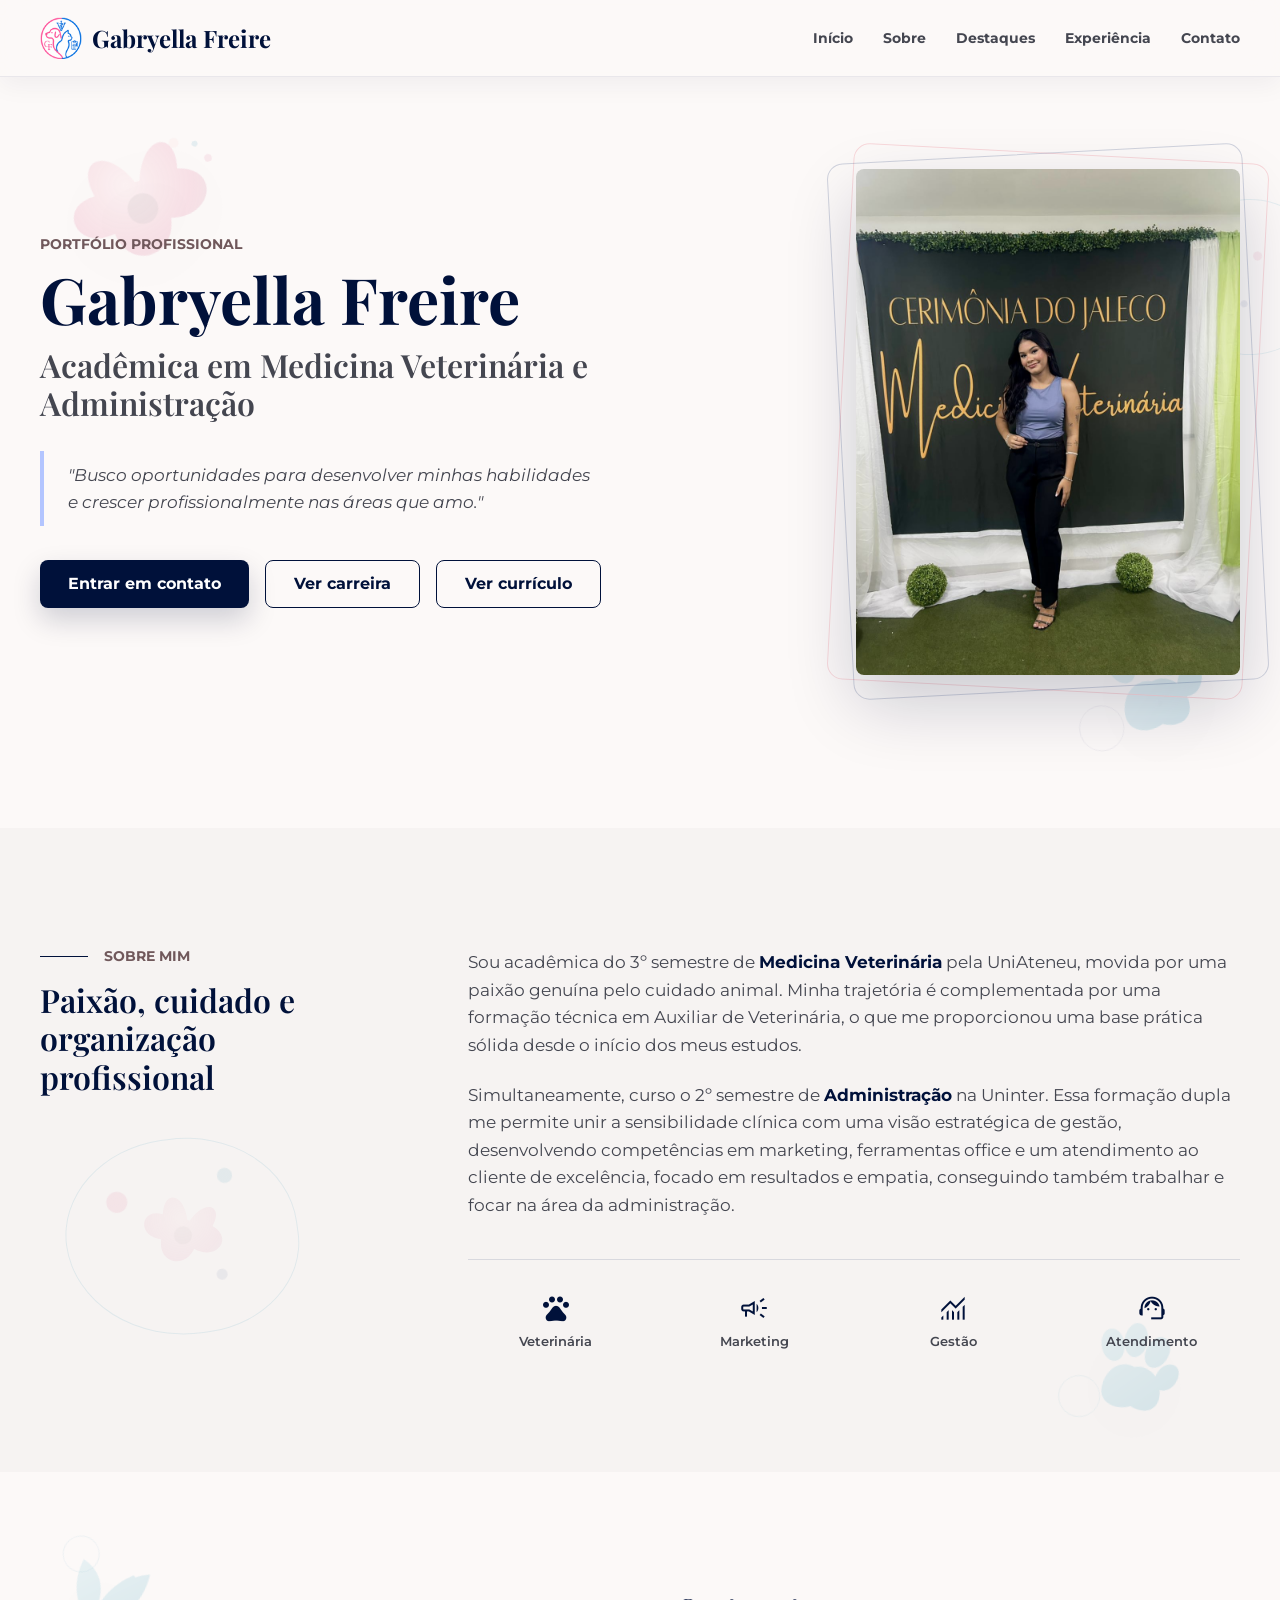
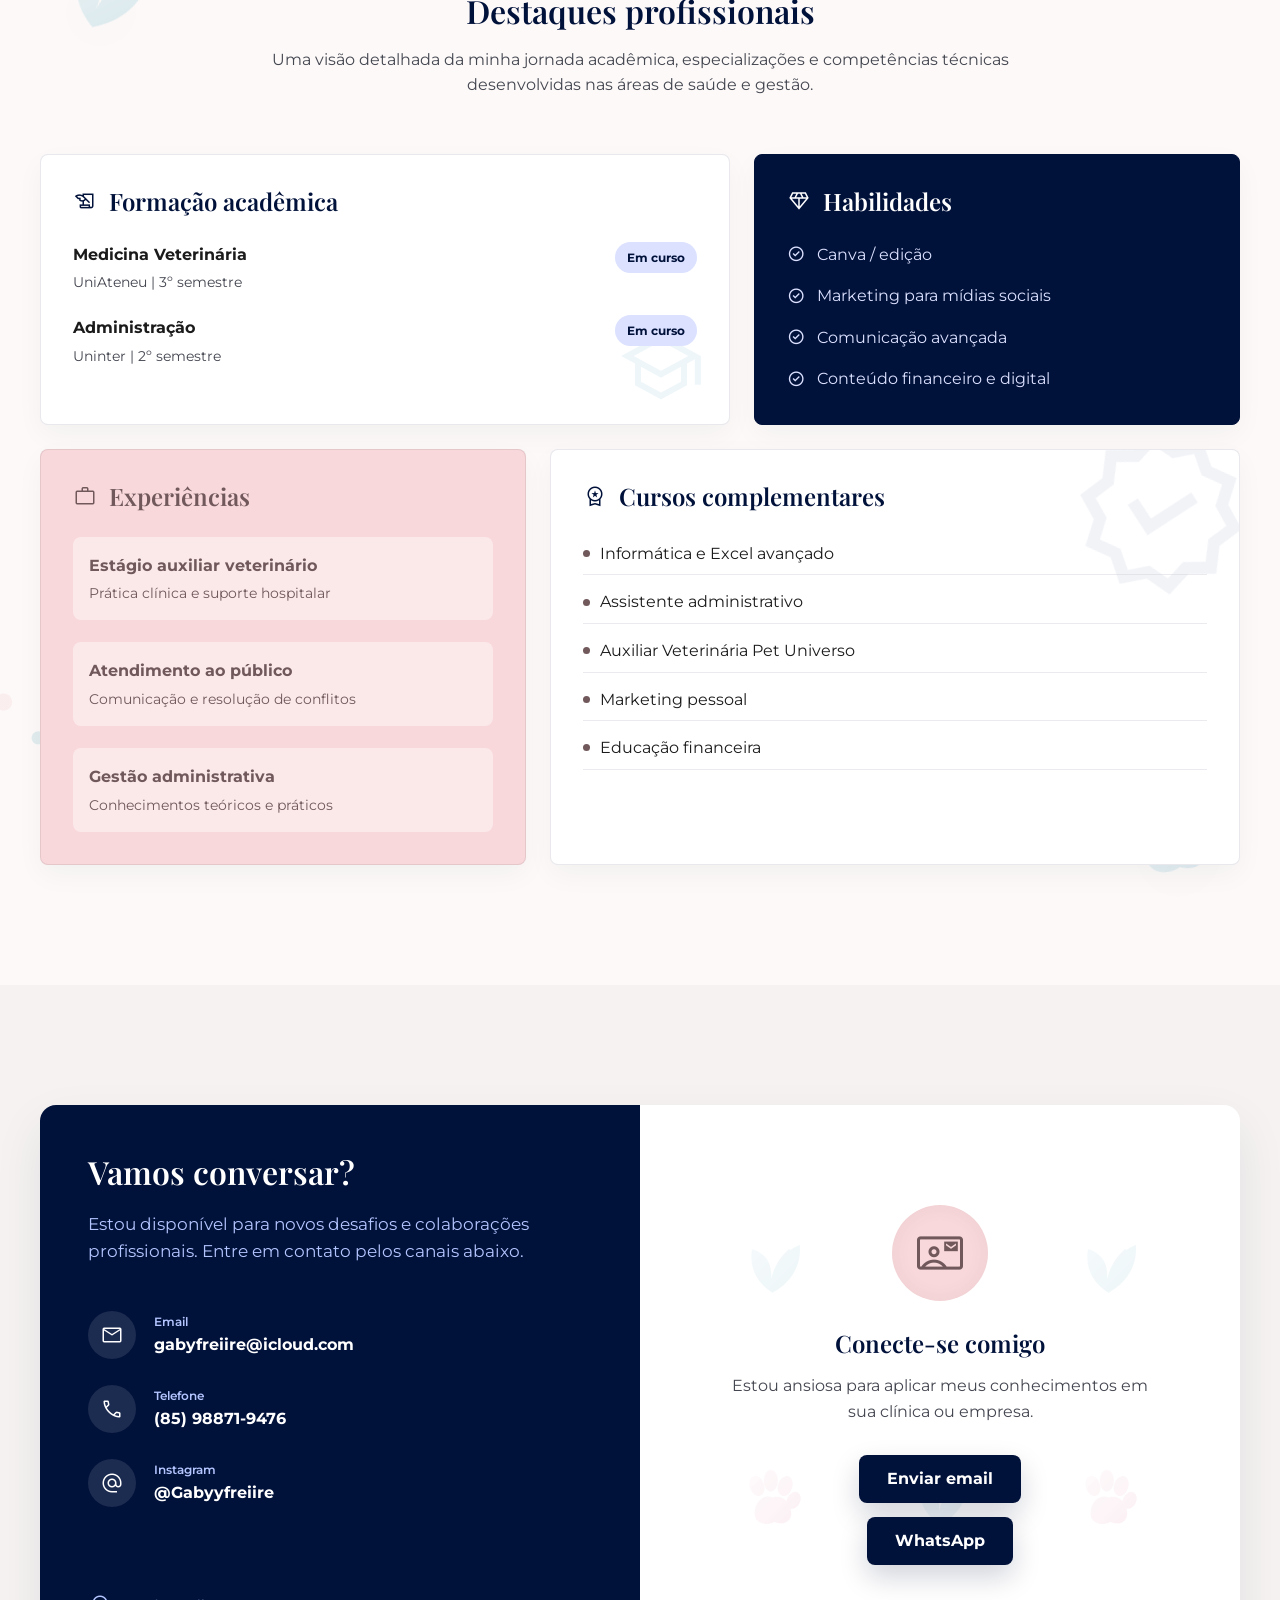
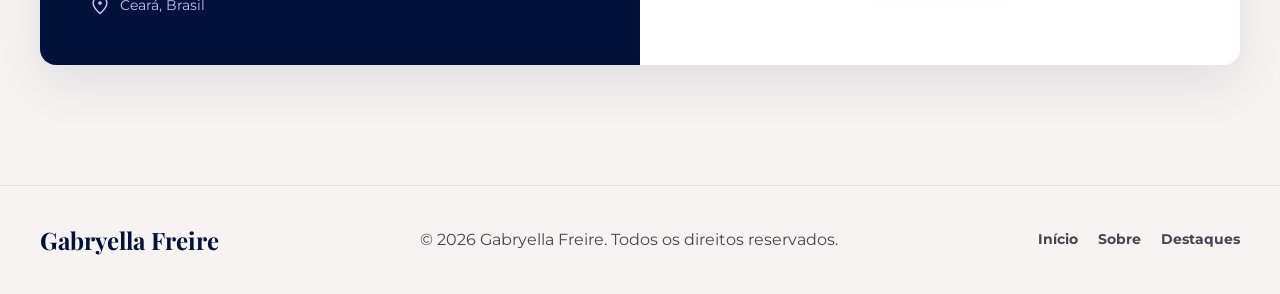
<file: index.html>
<!DOCTYPE html>
<html lang="pt-BR">
<head>
  <meta charset="UTF-8">
  <meta name="viewport" content="width=device-width, initial-scale=1.0">
  <meta name="description" content="Portfólio profissional de Gabryella Freire, acadêmica em Medicina Veterinária e Administração.">
  <title>Gabryella Freire | Landing page</title>
  <link rel="icon" href="favicon.png" type="image/png">

  <link rel="preconnect" href="https://fonts.googleapis.com">
  <link rel="preconnect" href="https://fonts.gstatic.com" crossorigin>
  <link href="https://fonts.googleapis.com/css2?family=Montserrat:wght@400;500;600;700&family=Playfair+Display:wght@600;700&display=swap" rel="stylesheet">
  <link href="https://fonts.googleapis.com/css2?family=Material+Symbols+Outlined:wght,FILL@100..700,0..1&display=swap" rel="stylesheet">
  <link rel="stylesheet" href="style.css?v=20260518">
</head>
<body>
  <a class="skip-link" href="#conteudo">Pular para o conteúdo</a>

  <header class="site-header" id="topo">
    <nav class="nav container" aria-label="Navegação principal">
      <div class="brand">
        <a class="brand-logo-link" href="#home" aria-label="Ir para o início">
          <img class="brand-logo" src="assets/images/gabryella-logo.png" alt="">
        </a>
        <span>Gabryella Freire</span>
      </div>

      <button class="menu-toggle" type="button" aria-expanded="false" aria-controls="menu-principal" aria-label="Abrir menu">
        <span class="material-symbols-outlined" aria-hidden="true">menu</span>
      </button>

      <ul class="nav-list" id="menu-principal">
        <li><a href="#home">Início</a></li>
        <li><a href="#sobre">Sobre</a></li>
        <li><a href="#destaques">Destaques</a></li>
        <li><a href="#experiencias">Experiência</a></li>
        <li><a href="#contato">Contato</a></li>
      </ul>
    </nav>
  </header>

  <main id="conteudo">
    <section class="hero section" id="home" aria-labelledby="hero-title">
      <span class="decor decor-leaf material-symbols-outlined" aria-hidden="true">spa</span>
      <span class="decor decor-paw material-symbols-outlined" aria-hidden="true">pets</span>

      <div class="container hero-grid">
        <div class="hero-content">
          <p class="eyebrow">Portfólio Profissional</p>
          <h1 id="hero-title">Gabryella Freire</h1>
          <h2>Acadêmica em Medicina Veterinária e Administração</h2>
          <p class="hero-quote">"Busco oportunidades para desenvolver minhas habilidades e crescer profissionalmente nas áreas que amo."</p>

          <div class="hero-actions" aria-label="Ações principais">
            <a class="button button-primary" href="#contato">Entrar em contato</a>
            <a class="button button-secondary" href="#destaques">Ver carreira</a>
            <a class="button button-secondary" href="#curriculo-view" data-open-curriculo>Ver currículo</a>
          </div>
        </div>

        <div class="portrait-wrap" aria-label="Retrato profissional de Gabryella Freire">
          <div class="portrait-frame">
            <img
              src="assets/images/gabryella-hero-com-fundo.jpeg"
              alt="Gabryella Freire em retrato profissional"
            >
          </div>
        </div>
      </div>
    </section>

    <section class="section about" id="sobre" aria-labelledby="sobre-title">
      <span class="decor decor-about-paw material-symbols-outlined" aria-hidden="true">pets</span>
      <div class="container split">
        <div class="section-heading">
          <p class="section-kicker">Sobre mim</p>
          <h2 id="sobre-title">Paixão, cuidado e organização profissional</h2>
        </div>

        <div class="about-copy">
          <p>Sou acadêmica do 3º semestre de <strong>Medicina Veterinária</strong> pela UniAteneu, movida por uma paixão genuína pelo cuidado animal. Minha trajetória é complementada por uma formação técnica em Auxiliar de Veterinária, o que me proporcionou uma base prática sólida desde o início dos meus estudos.</p>
          <p>Simultaneamente, curso o 2º semestre de <strong>Administração</strong> na Uninter. Essa formação dupla me permite unir a sensibilidade clínica com uma visão estratégica de gestão, desenvolvendo competências em marketing, ferramentas office e um atendimento ao cliente de excelência, focado em resultados e empatia, conseguindo também trabalhar e focar na área da administração.</p>

          <ul class="pillars" aria-label="Áreas de atuação">
            <li>
              <span class="material-symbols-outlined" aria-hidden="true">pets</span>
              <span>Veterinária</span>
            </li>
            <li>
              <span class="material-symbols-outlined" aria-hidden="true">campaign</span>
              <span>Marketing</span>
            </li>
            <li>
              <span class="material-symbols-outlined" aria-hidden="true">monitoring</span>
              <span>Gestão</span>
            </li>
            <li>
              <span class="material-symbols-outlined" aria-hidden="true">support_agent</span>
              <span>Atendimento</span>
            </li>
          </ul>
        </div>
      </div>
    </section>

    <section class="section highlights" id="destaques" aria-labelledby="destaques-title">
      <span class="decor decor-highlights-leaf material-symbols-outlined" aria-hidden="true">spa</span>
      <span class="decor decor-highlights-paw material-symbols-outlined" aria-hidden="true">pets</span>
      <div class="container">
        <div class="center-heading">
          <h2 id="destaques-title">Destaques profissionais</h2>
          <p>Uma visão detalhada da minha jornada acadêmica, especializações e competências técnicas desenvolvidas nas áreas de saúde e gestão.</p>
        </div>

        <div class="bento-grid">
          <article class="card card-wide" id="formacao" aria-labelledby="formacao-title">
            <span class="card-watermark material-symbols-outlined" aria-hidden="true">school</span>
            <div class="card-title">
              <span class="material-symbols-outlined" aria-hidden="true">history_edu</span>
              <h3 id="formacao-title">Formação acadêmica</h3>
            </div>

            <div class="timeline-list">
              <div class="timeline-item">
                <div>
                  <h4>Medicina Veterinária</h4>
                  <p>UniAteneu | 3º semestre</p>
                </div>
                <span class="status">Em curso</span>
              </div>
              <div class="timeline-item">
                <div>
                  <h4>Administração</h4>
                  <p>Uninter | 2º semestre</p>
                </div>
                <span class="status">Em curso</span>
              </div>
            </div>
          </article>

          <article class="card card-primary" id="habilidades" aria-labelledby="habilidades-title">
            <div class="card-title">
              <span class="material-symbols-outlined" aria-hidden="true">diamond</span>
              <h3 id="habilidades-title">Habilidades</h3>
            </div>

            <ul class="check-list">
              <li>Canva / edição</li>
              <li>Marketing para mídias sociais</li>
              <li>Comunicação avançada</li>
              <li>Conteúdo financeiro e digital</li>
            </ul>
          </article>

          <article class="card card-pink" id="experiencias" aria-labelledby="experiencias-title">
            <div class="card-title">
              <span class="material-symbols-outlined" aria-hidden="true">work</span>
              <h3 id="experiencias-title">Experiências</h3>
            </div>

            <div class="experience-list">
              <div>
                <h4>Estágio auxiliar veterinário</h4>
                <p>Prática clínica e suporte hospitalar</p>
              </div>
              <div>
                <h4>Atendimento ao público</h4>
                <p>Comunicação e resolução de conflitos</p>
              </div>
              <div>
                <h4>Gestão administrativa</h4>
                <p>Conhecimentos teóricos e práticos</p>
              </div>
            </div>
          </article>

          <article class="card card-wide" id="cursos" aria-labelledby="cursos-title">
            <span class="card-watermark material-symbols-outlined" aria-hidden="true">verified</span>
            <div class="card-title">
              <span class="material-symbols-outlined" aria-hidden="true">workspace_premium</span>
              <h3 id="cursos-title">Cursos complementares</h3>
            </div>

            <ul class="course-list">
              <li>Informática e Excel avançado</li>
              <li>Assistente administrativo</li>
              <li>Auxiliar Veterinária Pet Universo</li>
              <li>Marketing pessoal</li>
              <li>Educação financeira</li>
            </ul>
          </article>
        </div>
      </div>
    </section>

    <section class="section contact" id="contato" aria-labelledby="contato-title">
      <div class="container contact-panel">
        <div class="contact-info">
          <div>
            <h2 id="contato-title">Vamos conversar?</h2>
            <p>Estou disponível para novos desafios e colaborações profissionais. Entre em contato pelos canais abaixo.</p>

            <address class="contact-list">
              <a href="mailto:gabyfreiire@icloud.com" data-copy="gabyfreiire@icloud.com" data-copy-message="Email copiado!">
                <span class="material-symbols-outlined" aria-hidden="true">mail</span>
                <span><small>Email</small>gabyfreiire@icloud.com</span>
              </a>
              <a href="tel:+5585988719476" data-copy="(85) 98871-9476" data-copy-message="Telefone copiado!">
                <span class="material-symbols-outlined" aria-hidden="true">call</span>
                <span><small>Telefone</small>(85) 98871-9476</span>
              </a>
              <a href="https://www.instagram.com/gabyyfreiire/" target="_blank" rel="noopener noreferrer">
                <span class="material-symbols-outlined" aria-hidden="true">alternate_email</span>
                <span><small>Instagram</small>@Gabyyfreiire</span>
              </a>
            </address>
          </div>

          <p class="location">
            <span class="material-symbols-outlined" aria-hidden="true">location_on</span>
            Ceará, Brasil
          </p>
        </div>

        <div class="contact-cta">
          <div class="contact-pattern" aria-hidden="true">
            <span class="material-symbols-outlined">spa</span>
            <span class="material-symbols-outlined">pets</span>
            <span class="material-symbols-outlined">spa</span>
            <span class="material-symbols-outlined">pets</span>
            <span class="material-symbols-outlined">pets</span>
            <span class="material-symbols-outlined">spa</span>
          </div>

          <div class="contact-cta-content">
            <span class="contact-icon material-symbols-outlined" aria-hidden="true">contact_mail</span>
            <h3>Conecte-se comigo</h3>
            <p>Estou ansiosa para aplicar meus conhecimentos em sua clínica ou empresa.</p>
            <div class="contact-actions">
              <a
                class="button button-primary"
                href="https://mail.google.com/mail/?view=cm&fs=1&to=gabyfreiire%40icloud.com&su=Contato%20pelo%20portf%C3%B3lio"
                target="_blank"
                rel="noopener noreferrer"
                data-email-action
              >Enviar email</a>
              <a
                class="button button-primary"
                href="https://wa.me/5585988719476?text=Ol%C3%A1%21%20Vim%20atrav%C3%A9s%20da%20sua%20landing%20page%20e%20gostaria%20de%20conversar%20sobre%20uma%20oportunidade."
                target="_blank"
                rel="noopener noreferrer"
              >WhatsApp</a>
            </div>
          </div>
        </div>
      </div>
    </section>
  </main>

  <section class="curriculo-view" id="curriculo-view" aria-labelledby="curriculo-view-title" hidden>
    <div class="container curriculo-view-shell">
      <div class="curriculo-view-header">
        <h1 id="curriculo-view-title">Currículo Gabryella Freire</h1>
        <button class="button button-primary" type="button" data-close-curriculo>Voltar ao site</button>
      </div>

      <div class="curriculo-preview">
        <img
          src="assets/curriculo-gabryella.png"
          alt="Currículo de Gabryella Freire"
          data-curriculo-image
          hidden
        >
        <div class="curriculo-placeholder" data-curriculo-placeholder>
          <h2>Currículo em breve</h2>
          <p>Adicione o arquivo <strong>assets/curriculo-gabryella.png</strong> para visualizar o currículo aqui.</p>
        </div>
      </div>
    </div>
  </section>

  <footer class="site-footer">
    <div class="container footer-content">
      <a class="brand" href="#topo">Gabryella Freire</a>
      <p>© 2026 Gabryella Freire. Todos os direitos reservados.</p>
      <div class="footer-links" aria-label="Links do rodapé">
        <a href="#home">Início</a>
        <a href="#sobre">Sobre</a>
        <a href="#destaques">Destaques</a>
      </div>
    </div>
  </footer>

  <div class="toast" role="status" aria-live="polite" aria-atomic="true"></div>
  <script src="script.js"></script>
</body>
</html>
</file>
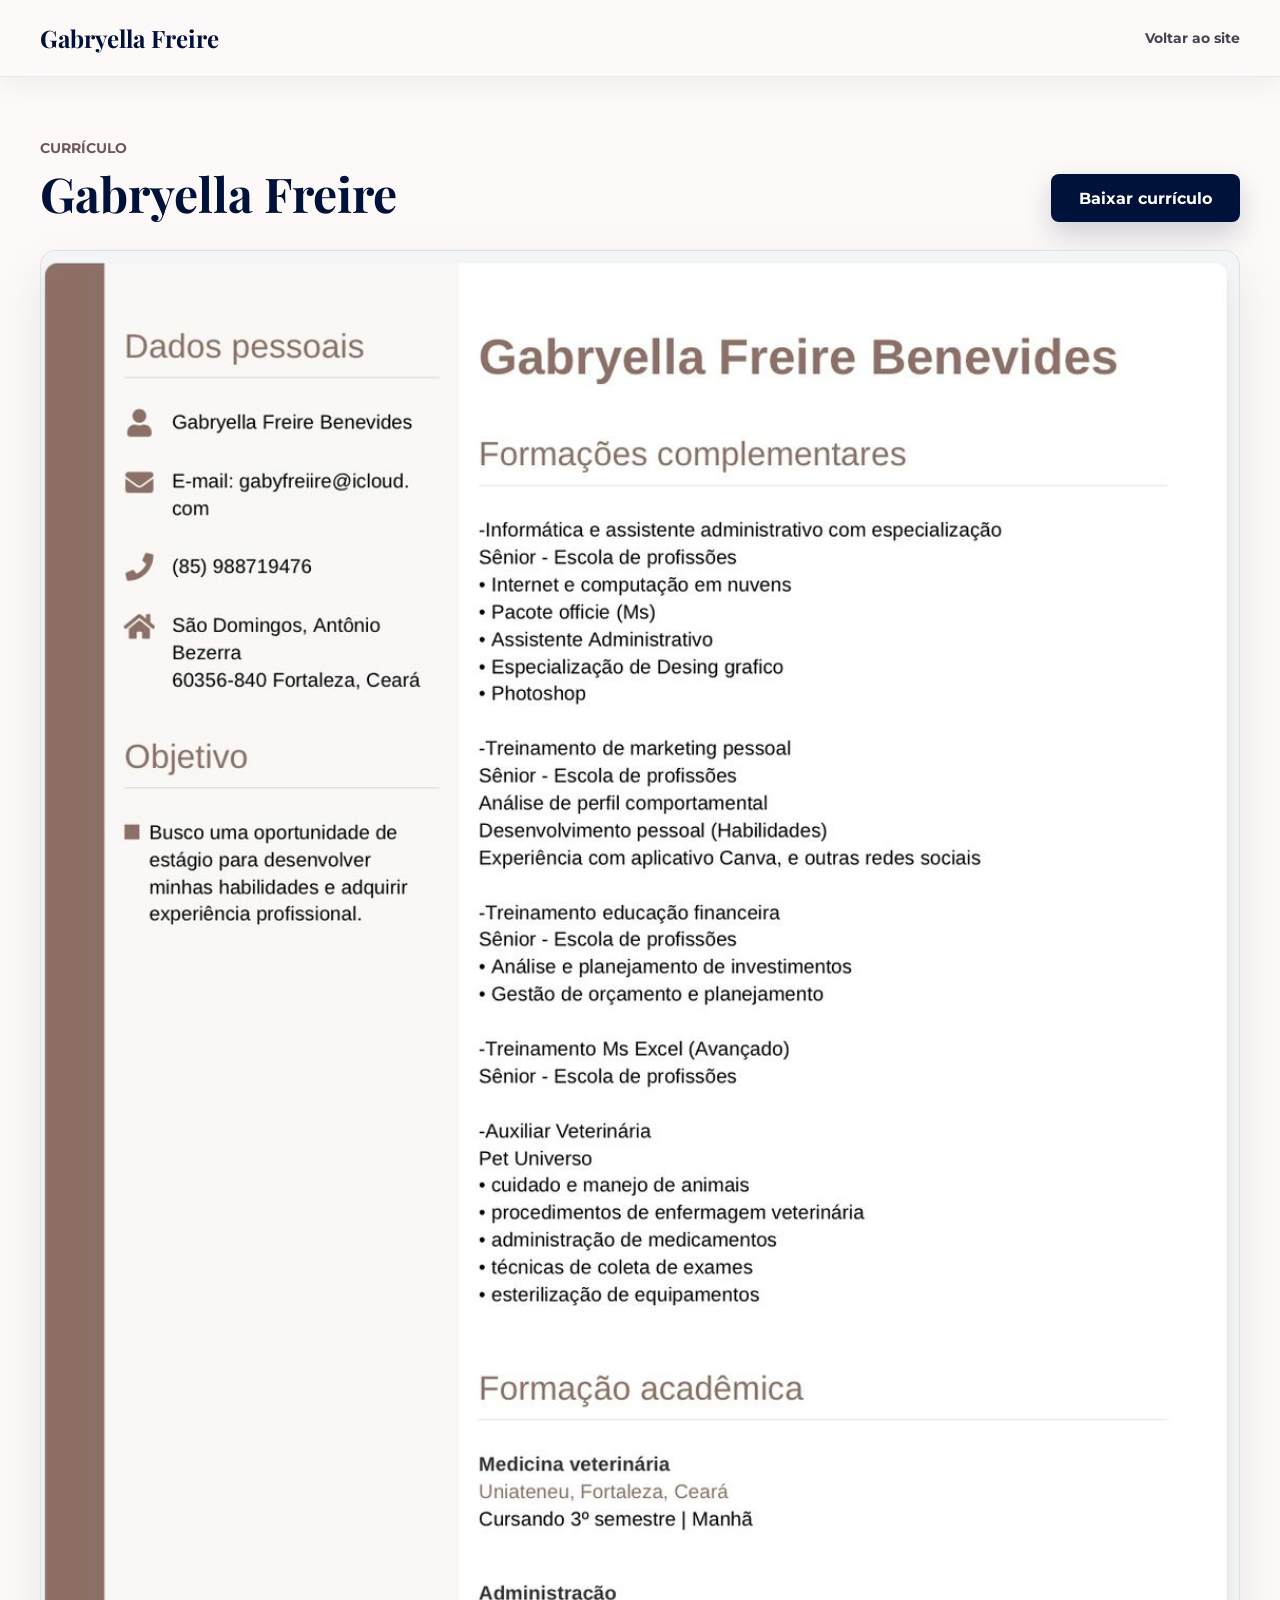
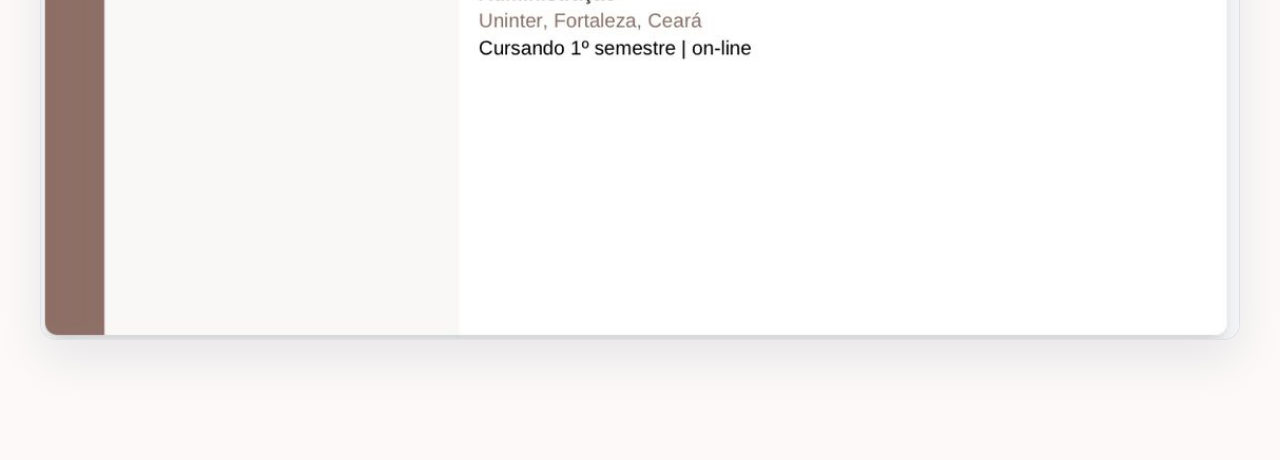
<file: curriculo.html>
<!DOCTYPE html>
<html lang="pt-BR">
<head>
  <meta charset="UTF-8">
  <meta name="viewport" content="width=device-width, initial-scale=1.0">
  <meta name="description" content="Currículo de Gabryella Freire em PDF.">
  <title>Currículo | Gabryella Freire</title>
  <link rel="icon" href="favicon.png" type="image/png">

  <link rel="preconnect" href="https://fonts.googleapis.com">
  <link rel="preconnect" href="https://fonts.gstatic.com" crossorigin>
  <link href="https://fonts.googleapis.com/css2?family=Montserrat:wght@400;500;600;700&family=Playfair+Display:wght@600;700&display=swap" rel="stylesheet">
  <link href="https://fonts.googleapis.com/css2?family=Material+Symbols+Outlined:wght,FILL@100..700,0..1&display=swap" rel="stylesheet">
  <link rel="stylesheet" href="style.css?v=20260518">
</head>
<body class="resume-page">
  <a class="skip-link" href="#curriculo">Pular para o currículo</a>

  <header class="site-header" id="topo">
    <nav class="nav container" aria-label="Navegação principal">
      <a class="brand" href="index.html">Gabryella Freire</a>

      <div class="resume-nav">
        <a href="index.html#home">Voltar ao site</a>
      </div>
    </nav>
  </header>

  <main id="curriculo" class="resume-main">
    <section class="section">
      <div class="container resume-shell">
        <div class="resume-header">
          <div>
            <p class="eyebrow">Currículo</p>
            <h1>Gabryella Freire</h1>
          </div>

          <a class="button button-primary" href="assets/curriculo-gabryella.png" download>Baixar currículo</a>
        </div>

        <div class="resume-viewer">
          <img class="resume-pdf" src="assets/curriculo-gabryella.png" alt="Currículo de Gabryella Freire">
        </div>
      </div>
    </section>
  </main>

  <script src="script.js"></script>
</body>
</html>
</file>
<file: style.css>
:root {
  --surface: #fcf9f8;
  --surface-low: #f6f3f2;
  --surface-high: #e5e2e1;
  --white: #ffffff;
  --ink: #1c1b1b;
  --muted: #444650;
  --line: #c5c6d2;
  --primary: #00113a;
  --primary-bright: #002366;
  --primary-soft: #dbe1ff;
  --primary-soft-strong: #b3c5ff;
  --pink: #f8d8db;
  --pink-strong: #70585b;
  --decor-accent: #2790b0;
  --decor-blue: #1584a8;
  --decor-blue-soft: #9fd6e5;
  --decor-pink: #df6f97;
  --decor-flower-mask: url("data:image/svg+xml,%3Csvg xmlns='http://www.w3.org/2000/svg' viewBox='0 0 140 140'%3E%3Cpath fill='%23000' d='M70 65C55 18 21 22 29 60C-7 58-3 103 36 98C39 134 82 136 89 100C126 111 146 70 108 59C118 23 84 19 70 65Z'/%3E%3Ccircle fill='%23000' cx='70' cy='72' r='13'/%3E%3C/svg%3E");
  --decor-paw-mask: url("data:image/svg+xml,%3Csvg xmlns='http://www.w3.org/2000/svg' viewBox='0 0 120 120'%3E%3Cellipse fill='%23000' cx='35' cy='35' rx='12' ry='17' transform='rotate(-18 35 35)'/%3E%3Cellipse fill='%23000' cx='58' cy='26' rx='12' ry='18'/%3E%3Cellipse fill='%23000' cx='82' cy='35' rx='12' ry='17' transform='rotate(18 82 35)'/%3E%3Cellipse fill='%23000' cx='96' cy='59' rx='11' ry='15' transform='rotate(28 96 59)'/%3E%3Cpath fill='%23000' d='M31 78C33 58 48 49 61 54C74 49 91 59 92 79C93 96 78 101 64 95C51 102 29 98 31 78Z'/%3E%3C/svg%3E");
  --decor-leaf-mask: url("data:image/svg+xml,%3Csvg xmlns='http://www.w3.org/2000/svg' viewBox='0 0 140 140'%3E%3Cpath fill='%23000' d='M71 116C42 98 25 70 31 31C57 39 72 59 68 91C77 57 96 35 124 23C128 65 105 98 71 116Z'/%3E%3Cpath fill='%23000' d='M66 112C68 79 77 54 103 31L110 36C84 59 75 83 72 116Z'/%3E%3C/svg%3E");
  --shadow: 0 20px 50px rgba(0, 17, 58, 0.08);
  --shadow-hover: 0 26px 60px rgba(0, 17, 58, 0.14);
  --radius: 8px;
  --radius-lg: 16px;
  --container: 1200px;
  --section-gap: 120px;
}

* {
  box-sizing: border-box;
}

html {
  scroll-behavior: smooth;
}

body {
  margin: 0;
  background: var(--surface);
  color: var(--ink);
  font-family: "Montserrat", Arial, sans-serif;
  font-size: 16px;
  line-height: 1.6;
}

body.menu-open {
  overflow: hidden;
}

img {
  display: block;
  max-width: 100%;
}

a {
  color: inherit;
  text-decoration: none;
}

button {
  font: inherit;
}

h1,
h2,
h3 {
  margin: 0;
  color: var(--primary);
  font-family: "Playfair Display", Georgia, serif;
  letter-spacing: 0;
  line-height: 1.2;
}

h1 {
  font-size: 4rem;
  font-weight: 700;
}

h2 {
  font-size: 2rem;
  font-weight: 600;
}

h3 {
  font-size: 1.5rem;
  font-weight: 600;
}

p {
  margin: 0;
}

ul {
  margin: 0;
  padding: 0;
  list-style: none;
}

.material-symbols-outlined {
  font-variation-settings: "FILL" 0, "wght" 300, "GRAD" 0, "opsz" 24;
  vertical-align: middle;
}

.skip-link {
  position: fixed;
  top: 12px;
  left: 12px;
  z-index: 100;
  padding: 10px 14px;
  border-radius: var(--radius);
  background: var(--primary);
  color: var(--white);
  transform: translateY(-150%);
  transition: transform 180ms ease;
}

.skip-link:focus {
  transform: translateY(0);
}

.container {
  width: min(100% - 48px, var(--container));
  margin-inline: auto;
}

.section {
  padding: var(--section-gap) 0;
  scroll-margin-top: 92px;
}

.site-header {
  position: fixed;
  inset: 0 0 auto;
  z-index: 50;
  border-bottom: 1px solid rgba(197, 198, 210, 0.35);
  background: rgba(252, 249, 248, 0.88);
  box-shadow: 0 8px 24px rgba(0, 17, 58, 0.05);
  backdrop-filter: blur(16px);
}

.nav {
  display: flex;
  min-height: 76px;
  align-items: center;
  justify-content: space-between;
  gap: 24px;
}

.brand {
  color: var(--primary);
  font-family: "Playfair Display", Georgia, serif;
  font-size: 1.5rem;
  font-weight: 700;
  line-height: 1.2;
}

.nav .brand {
  display: flex;
  align-items: center;
  gap: 10px;
}

.brand-logo-link {
  display: inline-grid;
  width: 42px;
  height: 42px;
  flex: 0 0 auto;
  place-items: center;
}

.brand-logo {
  width: 100%;
  height: 100%;
  object-fit: contain;
}

.nav-list {
  display: flex;
  align-items: center;
  gap: 30px;
}

.nav-list a,
.footer-links a {
  color: var(--muted);
  font-size: 0.9rem;
  font-weight: 700;
  transition: color 180ms ease;
}

.nav-list a:hover,
.nav-list a:focus-visible,
.footer-links a:hover,
.footer-links a:focus-visible {
  color: var(--primary);
}

.menu-toggle {
  display: none;
  width: 44px;
  height: 44px;
  place-items: center;
  border: 1px solid rgba(0, 17, 58, 0.28);
  border-radius: var(--radius);
  background: var(--primary-soft);
  color: var(--primary);
  cursor: pointer;
}

.menu-toggle .material-symbols-outlined {
  font-size: 1.75rem;
  line-height: 1;
}

.hero {
  position: relative;
  display: flex;
  min-height: 92vh;
  align-items: center;
  overflow: hidden;
  padding-top: 136px;
}

.hero::before {
  content: "";
  position: absolute;
  right: -48px;
  top: 24%;
  z-index: 0;
  width: clamp(132px, 12vw, 210px);
  aspect-ratio: 1;
  border: 1px solid rgba(21, 132, 168, 0.13);
  border-radius: 50%;
  background:
    radial-gradient(circle at 30% 28%, rgba(21, 132, 168, 0.16) 0 5px, transparent 6px),
    radial-gradient(circle at 58% 38%, rgba(223, 111, 151, 0.16) 0 4px, transparent 5px),
    radial-gradient(circle at 42% 66%, rgba(0, 35, 102, 0.1) 0 3px, transparent 4px);
  opacity: 0.7;
  pointer-events: none;
  transform: rotate(-14deg);
}

.hero-grid {
  position: relative;
  z-index: 1;
  display: grid;
  grid-template-columns: minmax(0, 1fr) minmax(320px, 0.78fr);
  gap: 72px;
  align-items: center;
}

.hero-content {
  max-width: 660px;
}

.eyebrow,
.section-kicker {
  color: var(--pink-strong);
  font-size: 0.88rem;
  font-weight: 700;
  line-height: 1.2;
  text-transform: uppercase;
}

.section-kicker {
  display: flex;
  align-items: center;
  gap: 16px;
  margin-bottom: 16px;
}

.section-kicker::before {
  content: "";
  width: 48px;
  height: 1px;
  background: var(--primary);
}

.hero h1 {
  margin-top: 8px;
}

.hero h2 {
  max-width: 620px;
  margin-top: 8px;
  color: var(--muted);
}

.hero-quote {
  max-width: 560px;
  margin-top: 28px;
  padding: 10px 0 10px 24px;
  border-left: 4px solid var(--primary-soft-strong);
  color: var(--muted);
  font-size: 1.08rem;
  font-style: italic;
}

.hero-actions {
  display: flex;
  flex-wrap: wrap;
  gap: 16px;
  margin-top: 34px;
}

.button {
  display: inline-flex;
  min-height: 48px;
  align-items: center;
  justify-content: center;
  border-radius: var(--radius);
  padding: 13px 28px;
  font-weight: 700;
  line-height: 1.2;
  transition: background 180ms ease, box-shadow 180ms ease, color 180ms ease, transform 180ms ease;
}

.button:hover,
.button:focus-visible {
  transform: translateY(-2px);
}

.button-primary {
  background: var(--primary);
  color: var(--white);
  box-shadow: 0 12px 28px rgba(0, 17, 58, 0.18);
}

.button-primary:hover,
.button-primary:focus-visible {
  background: var(--primary-bright);
  box-shadow: 0 16px 36px rgba(0, 17, 58, 0.24);
}

.button-secondary {
  border: 1px solid var(--primary);
  color: var(--primary);
}

.button-secondary:hover,
.button-secondary:focus-visible {
  background: rgba(248, 216, 219, 0.35);
}

.portrait-wrap {
  justify-self: end;
}

.portrait-frame {
  position: relative;
  width: min(384px, 78vw);
  aspect-ratio: 0.76;
  border-radius: var(--radius-lg);
}

.portrait-frame::before,
.portrait-frame::after {
  content: "";
  position: absolute;
  inset: -16px;
  border-radius: var(--radius-lg);
  pointer-events: none;
  transition: transform 300ms ease;
}

.portrait-frame::before {
  border: 1px solid var(--pink);
  transform: rotate(3deg);
}

.portrait-frame::after {
  border: 1px solid rgba(0, 35, 102, 0.18);
  transform: rotate(-3deg);
}

.portrait-frame:hover::before {
  transform: rotate(6deg);
}

.portrait-frame:hover::after {
  transform: rotate(-1deg);
}

.portrait-frame img {
  position: relative;
  z-index: 1;
  width: 100%;
  height: 100%;
  border-radius: var(--radius);
  box-shadow: 0 28px 70px rgba(0, 17, 58, 0.2);
  filter: grayscale(20%);
  object-fit: cover;
  transition: filter 300ms ease;
}

.portrait-frame:hover img {
  filter: grayscale(0);
}

.decor {
  position: absolute;
  z-index: 0;
  width: clamp(108px, 11vw, 176px);
  aspect-ratio: 1;
  color: transparent;
  font-size: 0;
  opacity: 1;
  pointer-events: none;
  user-select: none;
  filter: drop-shadow(0 18px 28px rgba(0, 17, 58, 0.05));
}

.decor::before,
.decor::after {
  content: "";
  position: absolute;
  pointer-events: none;
}

.decor::before {
  inset: 0;
  background: linear-gradient(135deg, var(--decor-blue-soft), var(--decor-blue));
  mask: var(--decor-mask) center / contain no-repeat;
  opacity: var(--decor-opacity, 0.18);
  -webkit-mask: var(--decor-mask) center / contain no-repeat;
}

.decor::after {
  width: 34%;
  height: 34%;
  border: 1px solid rgba(21, 132, 168, 0.22);
  border-radius: 999px;
  opacity: 0.28;
}

.decor-leaf {
  top: 116px;
  left: 5vw;
  width: clamp(136px, 12vw, 200px);
  --decor-mask: var(--decor-flower-mask);
  --decor-opacity: 0.24;
  transform: rotate(-18deg);
}

.decor-leaf::before {
  background:
    radial-gradient(circle at 48% 60%, rgba(112, 88, 91, 0.34) 0 12%, transparent 13%),
    radial-gradient(circle at 42% 42%, rgba(248, 216, 219, 0.96), rgba(223, 111, 151, 0.76) 52%, rgba(112, 88, 91, 0.44));
}

.decor-leaf::after {
  right: -8%;
  top: 18%;
  background:
    radial-gradient(circle at 20% 20%, rgba(248, 216, 219, 0.68) 0 8%, transparent 9%),
    radial-gradient(circle at 58% 34%, rgba(21, 132, 168, 0.35) 0 6%, transparent 7%),
    radial-gradient(circle at 74% 68%, rgba(223, 111, 151, 0.44) 0 7%, transparent 8%);
  border-color: transparent;
}

.decor-paw {
  right: 5vw;
  bottom: 76px;
  width: clamp(112px, 10vw, 168px);
  --decor-mask: var(--decor-paw-mask);
  --decor-opacity: 0.19;
  transform: rotate(-10deg);
}

.decor-paw::after {
  left: -12%;
  bottom: 8%;
  border-color: rgba(0, 35, 102, 0.2);
}

.about {
  position: relative;
  overflow: hidden;
  background: var(--surface-low);
}

.about .container,
.highlights .container {
  position: relative;
  z-index: 1;
}

.decor-about-paw {
  right: 7vw;
  bottom: 42px;
  width: clamp(104px, 9vw, 148px);
  --decor-mask: var(--decor-paw-mask);
  --decor-opacity: 0.16;
  transform: rotate(10deg);
}

.decor-about-paw::after {
  left: -10%;
  bottom: 4%;
}

@keyframes aboutDecorFloat {
  0%,
  100% {
    transform: translate3d(0, 0, 0) rotate(-8deg);
  }

  50% {
    transform: translate3d(0, -8px, 0) rotate(-5deg);
  }
}

@media (min-width: 981px) {
  .about .section-heading {
    position: relative;
  }

  .about .section-heading::before,
  .about .section-heading::after {
    content: "";
    position: absolute;
    pointer-events: none;
  }

  .about .section-heading::before {
    left: clamp(8px, 2vw, 28px);
    top: calc(100% + 42px);
    width: clamp(178px, 18vw, 260px);
    aspect-ratio: 1.18;
    border: 1px solid rgba(21, 132, 168, 0.13);
    border-radius: 48% 52% 45% 55%;
    background:
      radial-gradient(circle at 24% 28%, rgba(223, 111, 151, 0.16) 0 10px, transparent 11px),
      radial-gradient(circle at 72% 22%, rgba(21, 132, 168, 0.12) 0 7px, transparent 8px),
      radial-gradient(circle at 65% 72%, rgba(0, 35, 102, 0.08) 0 5px, transparent 6px);
    opacity: 0.72;
    transform: rotate(-8deg);
    animation: aboutDecorFloat 9s ease-in-out infinite;
  }

  .about .section-heading::after {
    left: clamp(82px, 8vw, 132px);
    top: calc(100% + 86px);
    width: clamp(78px, 7vw, 112px);
    aspect-ratio: 1;
    background:
      radial-gradient(circle at 48% 60%, rgba(112, 88, 91, 0.2) 0 12%, transparent 13%),
      radial-gradient(circle at 42% 42%, rgba(248, 216, 219, 0.78), rgba(223, 111, 151, 0.42) 56%, rgba(21, 132, 168, 0.18));
    filter: drop-shadow(0 18px 28px rgba(0, 17, 58, 0.05));
    mask: var(--decor-flower-mask) center / contain no-repeat;
    opacity: 0.2;
    transform: rotate(14deg);
    -webkit-mask: var(--decor-flower-mask) center / contain no-repeat;
  }
}

@media (prefers-reduced-motion: reduce) {
  .about .section-heading::before {
    animation: none;
  }
}

.highlights {
  position: relative;
  overflow: hidden;
}

.highlights::after {
  content: "";
  position: absolute;
  left: -54px;
  bottom: 16%;
  width: clamp(96px, 10vw, 150px);
  aspect-ratio: 1;
  border-radius: 50%;
  background:
    radial-gradient(circle at 45% 18%, rgba(248, 216, 219, 0.42) 0 8px, transparent 9px),
    radial-gradient(circle at 72% 46%, rgba(21, 132, 168, 0.14) 0 6px, transparent 7px),
    radial-gradient(circle at 32% 70%, rgba(0, 35, 102, 0.09) 0 4px, transparent 5px);
  opacity: 0.82;
  pointer-events: none;
}

.decor-highlights-leaf {
  top: 72px;
  left: 4vw;
  width: clamp(98px, 8vw, 138px);
  --decor-mask: var(--decor-leaf-mask);
  --decor-opacity: 0.16;
  transform: rotate(18deg);
}

.decor-highlights-paw {
  right: 4vw;
  bottom: 92px;
  width: clamp(112px, 9vw, 152px);
  --decor-mask: var(--decor-paw-mask);
  --decor-opacity: 0.15;
  transform: rotate(-8deg);
}

.split {
  display: grid;
  grid-template-columns: 0.45fr 1fr;
  gap: 80px;
  align-items: start;
}

.about-copy {
  color: var(--muted);
  font-size: 1.08rem;
}

.about-copy p + p {
  margin-top: 22px;
}

.about-copy strong {
  color: var(--primary);
}

.pillars {
  display: grid;
  grid-template-columns: repeat(4, minmax(0, 1fr));
  gap: 22px;
  margin-top: 40px;
  padding-top: 32px;
  border-top: 1px solid rgba(197, 198, 210, 0.6);
}

.pillars li {
  display: grid;
  justify-items: center;
  gap: 8px;
  color: var(--muted);
  font-size: 0.8rem;
  font-weight: 600;
  text-align: center;
}

.pillars .material-symbols-outlined {
  color: var(--primary);
  font-size: 2rem;
}

.center-heading {
  max-width: 760px;
  margin: 0 auto 56px;
  text-align: center;
}

.center-heading p {
  margin-top: 16px;
  color: var(--muted);
}

.bento-grid {
  display: grid;
  grid-template-columns: repeat(12, minmax(0, 1fr));
  gap: 24px;
}

.card {
  position: relative;
  min-height: 100%;
  overflow: hidden;
  border: 1px solid rgba(197, 198, 210, 0.4);
  border-radius: var(--radius);
  background: var(--white);
  box-shadow: 0 10px 28px rgba(0, 17, 58, 0.04);
  padding: 32px;
  transition: box-shadow 220ms ease, transform 220ms ease;
}

.card:hover {
  box-shadow: var(--shadow-hover);
  transform: translateY(-4px);
}

.card-wide {
  grid-column: span 7;
}

.card-primary {
  grid-column: span 5;
  border-color: var(--primary);
  background: var(--primary);
  color: var(--primary-soft);
}

.card-pink {
  grid-column: span 5;
  border-color: rgba(112, 88, 91, 0.14);
  background: var(--pink);
  color: var(--pink-strong);
}

.card-title {
  position: relative;
  z-index: 1;
  display: flex;
  align-items: center;
  gap: 12px;
  margin-bottom: 26px;
}

.card-title .material-symbols-outlined {
  color: var(--primary);
}

.card-primary .card-title .material-symbols-outlined,
.card-primary h3 {
  color: var(--white);
}

.card-pink h3,
.card-pink .card-title .material-symbols-outlined {
  color: var(--pink-strong);
}

.card-watermark {
  position: absolute;
  right: 20px;
  bottom: 8px;
  color: rgba(21, 132, 168, 0.075);
  font-size: 6rem;
  filter: drop-shadow(0 14px 24px rgba(0, 17, 58, 0.04));
}

.card:nth-child(4) .card-watermark {
  top: -34px;
  right: -18px;
  bottom: auto;
  font-size: 12rem;
  color: rgba(0, 35, 102, 0.055);
  transform: rotate(12deg);
}

.timeline-list,
.experience-list {
  position: relative;
  z-index: 1;
  display: grid;
  gap: 22px;
}

.timeline-item {
  display: flex;
  align-items: flex-start;
  justify-content: space-between;
  gap: 18px;
}

.timeline-item h4,
.experience-list h4 {
  margin: 0;
  color: var(--ink);
  font-size: 1rem;
}

.timeline-item p,
.experience-list p {
  margin-top: 4px;
  color: var(--muted);
  font-size: 0.86rem;
}

.status {
  flex: 0 0 auto;
  border-radius: 999px;
  background: var(--primary-soft);
  color: var(--primary);
  padding: 6px 12px;
  font-size: 0.75rem;
  font-weight: 700;
}

.check-list {
  display: grid;
  gap: 16px;
}

.check-list li {
  display: flex;
  align-items: center;
  gap: 12px;
}

.check-list li::before {
  content: "check_circle";
  color: var(--primary-soft);
  font-family: "Material Symbols Outlined";
  font-size: 1.15rem;
  line-height: 1;
}

.experience-list > div {
  border-radius: var(--radius);
  background: rgba(255, 255, 255, 0.42);
  padding: 16px;
}

.experience-list h4,
.experience-list p {
  color: var(--pink-strong);
}

.course-list {
  position: relative;
  z-index: 1;
  display: grid;
  grid-template-columns: 1fr;
  column-gap: 32px;
  row-gap: 10px;
}

.course-list li {
  display: flex;
  align-items: center;
  gap: 10px;
  border-bottom: 1px solid rgba(197, 198, 210, 0.35);
  padding: 4px 0 8px;
}

.course-list li::before {
  content: "";
  width: 7px;
  height: 7px;
  flex: 0 0 auto;
  border-radius: 50%;
  background: var(--pink-strong);
}

.contact {
  background: rgba(229, 226, 225, 0.3);
}

.contact-panel {
  display: grid;
  grid-template-columns: 1fr 1fr;
  overflow: hidden;
  border-radius: var(--radius-lg);
  background: var(--white);
  box-shadow: var(--shadow);
}

.contact-info {
  display: flex;
  min-height: 560px;
  flex-direction: column;
  justify-content: space-between;
  background: var(--primary);
  color: var(--white);
  padding: 48px;
}

.contact-info h2 {
  color: var(--white);
}

.contact-info > div > p {
  max-width: 500px;
  margin-top: 20px;
  color: var(--primary-soft-strong);
  font-size: 1.05rem;
}

.contact-list {
  display: grid;
  gap: 26px;
  margin-top: 46px;
  font-style: normal;
}

.contact-list a {
  display: flex;
  align-items: center;
  gap: 18px;
}

.contact-list a > .material-symbols-outlined {
  display: grid;
  width: 48px;
  height: 48px;
  flex: 0 0 auto;
  place-items: center;
  border-radius: 50%;
  background: rgba(255, 255, 255, 0.11);
  transition: background 180ms ease;
}

.contact-list a:hover > .material-symbols-outlined,
.contact-list a:focus-visible > .material-symbols-outlined {
  background: rgba(255, 255, 255, 0.2);
}

.contact-list small {
  display: block;
  color: var(--primary-soft-strong);
  font-size: 0.75rem;
  font-weight: 600;
}

.contact-list span:last-child {
  font-weight: 700;
  overflow-wrap: anywhere;
}

.location {
  display: flex;
  align-items: center;
  gap: 8px;
  color: var(--primary-soft-strong);
  font-size: 0.86rem;
}

.contact-cta {
  position: relative;
  display: grid;
  min-height: 560px;
  place-items: center;
  padding: 48px;
}

.contact-pattern {
  position: absolute;
  inset: 0;
  display: grid;
  grid-template-columns: repeat(3, 1fr);
  align-items: center;
  justify-items: center;
  padding: 48px;
  pointer-events: none;
}

.contact-pattern .material-symbols-outlined {
  width: 72px;
  aspect-ratio: 1;
  color: transparent;
  font-size: 0;
  background: linear-gradient(135deg, var(--decor-blue-soft), var(--decor-blue));
  mask: var(--decor-mask) center / contain no-repeat;
  opacity: 0.085;
  -webkit-mask: var(--decor-mask) center / contain no-repeat;
}

.contact-pattern .material-symbols-outlined:nth-child(odd) {
  --decor-mask: var(--decor-leaf-mask);
  opacity: 0.075;
}

.contact-pattern .material-symbols-outlined:nth-child(even) {
  --decor-mask: var(--decor-paw-mask);
  background: linear-gradient(135deg, rgba(248, 216, 219, 0.9), var(--decor-pink));
  opacity: 0.105;
}

.contact-cta-content {
  position: relative;
  z-index: 1;
  max-width: 420px;
  text-align: center;
}

.contact-icon {
  display: grid;
  width: 96px;
  height: 96px;
  place-items: center;
  border-radius: 50%;
  margin: 0 auto 28px;
  background: var(--pink);
  box-shadow: inset 0 0 18px rgba(112, 88, 91, 0.08);
  color: var(--pink-strong);
  font-size: 3rem;
}

.contact-cta-content p {
  margin: 16px 0 30px;
  color: var(--muted);
}

.contact-actions {
  display: flex;
  flex-direction: column;
  align-items: center;
  gap: 14px;
}

.site-footer {
  border-top: 1px solid rgba(197, 198, 210, 0.45);
  background: var(--surface-low);
  padding: 40px 0;
}

.footer-content {
  display: flex;
  align-items: center;
  justify-content: space-between;
  gap: 24px;
}

.footer-content p {
  color: var(--muted);
  text-align: center;
}

.footer-links {
  display: flex;
  gap: 20px;
}

.toast {
  position: fixed;
  right: 24px;
  bottom: 24px;
  z-index: 80;
  max-width: calc(100vw - 48px);
  border: 1px solid rgba(197, 198, 210, 0.45);
  border-radius: var(--radius);
  background: var(--primary);
  box-shadow: var(--shadow);
  color: var(--white);
  font-weight: 700;
  opacity: 0;
  padding: 12px 16px;
  pointer-events: none;
  transform: translateY(10px);
  transition: opacity 180ms ease, transform 180ms ease;
}

.toast.is-visible {
  opacity: 1;
  transform: translateY(0);
}

.resume-nav a {
  color: var(--muted);
  font-size: 0.9rem;
  font-weight: 700;
  transition: color 180ms ease;
}

.resume-nav a:hover,
.resume-nav a:focus-visible {
  color: var(--primary);
}

.resume-main {
  padding-top: 76px;
}

.resume-page .section {
  padding-top: 64px;
}

.resume-shell {
  display: grid;
  gap: 28px;
}

.resume-header {
  display: flex;
  align-items: flex-end;
  justify-content: space-between;
  gap: 24px;
}

.resume-header h1 {
  margin-top: 8px;
  font-size: 3rem;
}

.resume-viewer {
  width: 100%;
  min-height: 74vh;
  border: 1px solid rgba(197, 198, 210, 0.55);
  border-radius: var(--radius-lg);
  background: var(--white);
  box-shadow: var(--shadow);
}

.resume-pdf {
  display: block;
  width: 100%;
  min-height: 74vh;
  border: 0;
  border-radius: var(--radius-lg);
}

.resume-fallback {
  display: grid;
  min-height: 420px;
  place-items: center;
  gap: 14px;
  padding: 40px;
  text-align: center;
}

.resume-fallback .material-symbols-outlined {
  color: var(--primary);
  font-size: 3rem;
}

.resume-fallback p {
  color: var(--muted);
}

.curriculo-view {
  min-height: 100vh;
  padding: 64px 0;
  background: var(--surface);
}

body.is-curriculo-open .site-header,
body.is-curriculo-open main,
body.is-curriculo-open .site-footer {
  display: none;
}

body.is-curriculo-open .curriculo-view {
  display: block;
}

.curriculo-view-shell {
  display: grid;
  gap: 28px;
}

.curriculo-view-header {
  display: flex;
  align-items: center;
  justify-content: space-between;
  gap: 24px;
}

.curriculo-view-header h1 {
  font-size: 3rem;
}

.curriculo-preview {
  overflow: hidden;
  border: 1px solid rgba(197, 198, 210, 0.55);
  border-radius: var(--radius-lg);
  background: var(--white);
  box-shadow: var(--shadow);
}

.curriculo-preview img {
  width: 100%;
  height: auto;
}

.curriculo-preview img[hidden],
.curriculo-placeholder[hidden] {
  display: none;
}

.curriculo-placeholder {
  display: grid;
  min-height: 520px;
  place-items: center;
  gap: 14px;
  padding: 40px;
  text-align: center;
}

.curriculo-placeholder p {
  color: var(--muted);
}

@media (max-width: 980px) {
  :root {
    --section-gap: 82px;
  }

  body.menu-open::before {
    content: "";
    position: fixed;
    inset: 0;
    z-index: 45;
    background: rgba(0, 17, 58, 0.36);
    backdrop-filter: blur(10px);
  }

  .menu-toggle {
    display: grid;
    position: relative;
    z-index: 63;
  }

  .nav-list {
    position: fixed;
    inset: 0 0 0 auto;
    display: grid;
    width: min(82vw, 360px);
    min-height: 100vh;
    align-content: start;
    gap: 8px;
    z-index: 62;
    border-left: 1px solid rgba(255, 255, 255, 0.18);
    background: rgba(0, 17, 58, 0.9);
    box-shadow: -24px 0 70px rgba(0, 17, 58, 0.28);
    opacity: 0;
    pointer-events: none;
    padding: 104px 24px 32px;
    transform: translateX(100%);
    transition: opacity 220ms ease, transform 220ms ease;
  }

  .nav-list.is-open {
    opacity: 1;
    pointer-events: auto;
    transform: translateX(0);
  }

  .nav-list a {
    display: flex;
    min-height: 52px;
    align-items: center;
    border-bottom: 1px solid rgba(255, 255, 255, 0.12);
    color: var(--white);
    padding: 12px 2px;
  }

  .nav-list a:hover,
  .nav-list a:focus-visible {
    color: var(--primary-soft-strong);
  }

  .hero {
    min-height: auto;
    padding-top: 112px;
  }

  .hero-grid,
  .split,
  .contact-panel {
    grid-template-columns: 1fr;
  }

  .hero-grid {
    gap: 48px;
  }

  .hero-content {
    order: 2;
  }

  .portrait-wrap {
    order: 1;
    justify-self: center;
  }

  .split {
    gap: 36px;
  }

  .card-wide,
  .card-primary,
  .card-pink {
    grid-column: span 12;
  }

  .contact-info,
  .contact-cta {
    min-height: auto;
  }

  .footer-content {
    flex-direction: column;
  }

  .resume-header {
    align-items: flex-start;
    flex-direction: column;
  }

  .curriculo-view-header {
    align-items: flex-start;
    flex-direction: column;
  }
}

@media (max-width: 640px) {
  :root {
    --section-gap: 64px;
  }

  .container {
    width: min(100% - 32px, var(--container));
  }

  h1 {
    font-size: 2.35rem;
  }

  h2 {
    font-size: 1.65rem;
  }

  .brand {
    font-size: 1.28rem;
  }

  .hero-actions,
  .button {
    width: 100%;
  }

  .portrait-frame {
    width: min(312px, 82vw);
  }

  .decor {
    font-size: 5rem;
  }

  .pillars {
    grid-template-columns: repeat(2, minmax(0, 1fr));
  }

  .bento-grid {
    grid-template-columns: 1fr;
  }

  .card,
  .contact-info,
  .contact-cta {
    padding: 24px;
  }

  .card-wide,
  .card-primary,
  .card-pink {
    grid-column: auto;
  }

  .timeline-item {
    display: grid;
  }

  .status {
    width: fit-content;
  }

  .course-list {
    grid-template-columns: 1fr;
  }

  .contact-list a {
    align-items: flex-start;
  }

  .footer-links {
    flex-wrap: wrap;
    justify-content: center;
  }

  .toast {
    right: 16px;
    bottom: 16px;
    max-width: calc(100vw - 32px);
  }

  .resume-header h1 {
    font-size: 2.35rem;
  }

  .resume-viewer {
    min-height: 68vh;
  }

  .resume-pdf {
    min-height: 68vh;
  }

  .curriculo-view {
    padding: 32px 0;
  }

  .curriculo-view-header h1 {
    font-size: 2.35rem;
  }

  .curriculo-placeholder {
    min-height: 420px;
    padding: 24px;
  }
}
</file>
